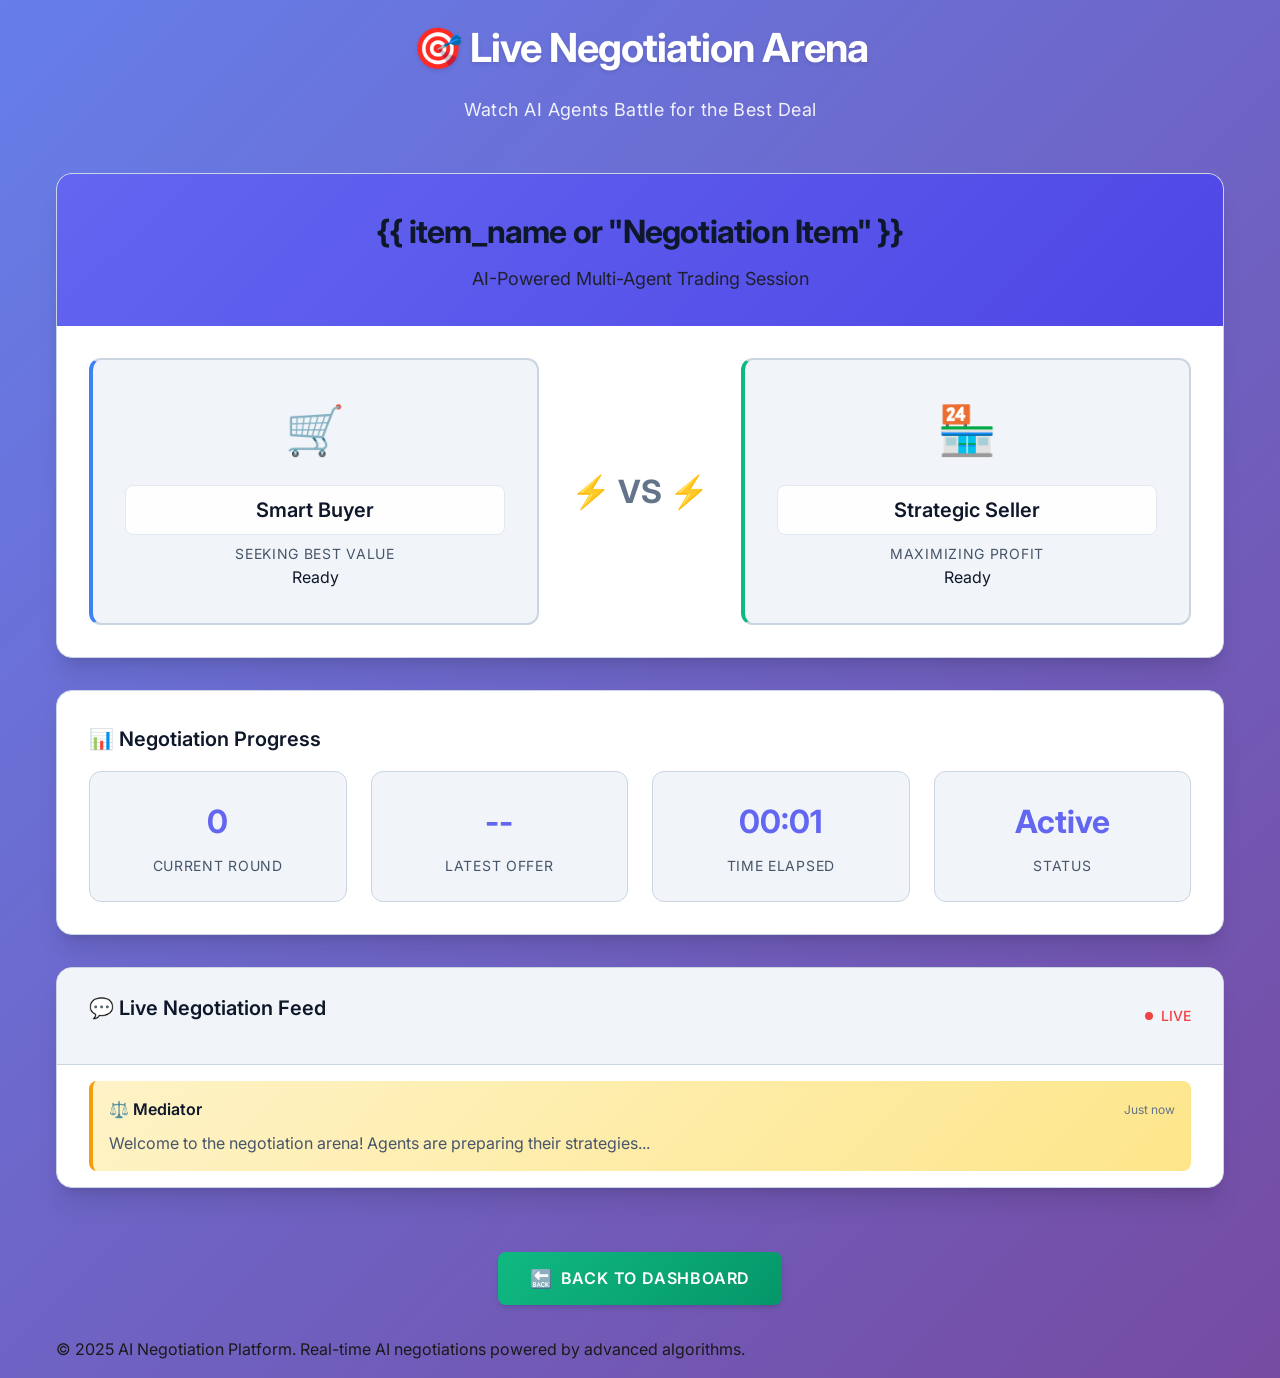
<file: templates/negotiation.html>
<!DOCTYPE html>
<html lang="en">
<head>
    <meta charset="UTF-8">
    <meta name="viewport" content="width=device-width, initial-scale=1.0">
    <title>Live Negotiation - AI Platform</title>
    <meta name="description" content="Watch AI agents negotiate in real-time">
    <link rel="stylesheet" href="/static/style.css">
    <link rel="preconnect" href="https://fonts.googleapis.com">
    <link rel="preconnect" href="https://fonts.gstatic.com" crossorigin>
    <style>
        /* Additional styles for negotiation page */
        .negotiation-arena {
            background: var(--bg-card);
            border-radius: var(--radius-xl);
            box-shadow: var(--shadow-xl);
            overflow: hidden;
            margin-bottom: 2rem;
            border: 1px solid var(--border-color);
        }
        
        .arena-header {
            background: linear-gradient(135deg, var(--primary-color) 0%, var(--primary-dark) 100%);
            color: white;
            padding: 2rem;
            text-align: center;
        }
        
        .arena-title {
            font-size: 2rem;
            font-weight: 700;
            margin-bottom: 0.5rem;
        }
        
        .arena-subtitle {
            opacity: 0.9;
            font-size: 1.125rem;
        }
        
        .agents-container {
            display: grid;
            grid-template-columns: 1fr auto 1fr;
            gap: 2rem;
            padding: 2rem;
            align-items: center;
        }
        
        .agent-card {
            background: var(--bg-secondary);
            padding: 2rem;
            border-radius: var(--radius-lg);
            text-align: center;
            border: 2px solid var(--border-color);
            transition: all 0.3s ease;
        }
        
        .agent-card.active {
            border-color: var(--primary-color);
            box-shadow: var(--shadow-md);
            transform: scale(1.02);
        }
        
        .agent-card.buyer {
            border-left: 4px solid #3b82f6;
        }
        
        .agent-card.seller {
            border-left: 4px solid var(--accent-color);
        }
        
        .agent-avatar {
            font-size: 3rem;
            margin-bottom: 1rem;
        }
        
        .agent-name {
            font-size: 1.25rem;
            font-weight: 600;
            color: var(--text-primary);
            margin-bottom: 0.5rem;
        }
        
        .agent-role {
            color: var(--text-secondary);
            font-size: 0.875rem;
            text-transform: uppercase;
            letter-spacing: 0.05em;
        }
        
        .vs-indicator {
            font-size: 2rem;
            font-weight: 700;
            color: var(--text-light);
            text-align: center;
        }
        
        .live-feed {
            background: var(--bg-card);
            border-radius: var(--radius-xl);
            box-shadow: var(--shadow-xl);
            overflow: hidden;
            margin-bottom: 2rem;
            border: 1px solid var(--border-color);
        }
        
        .feed-header {
            background: var(--bg-secondary);
            padding: 1.5rem 2rem;
            border-bottom: 1px solid var(--border-color);
            display: flex;
            justify-content: space-between;
            align-items: center;
        }
        
        .feed-title {
            font-size: 1.25rem;
            font-weight: 600;
            color: var(--text-primary);
        }
        
        .live-indicator {
            display: flex;
            align-items: center;
            gap: 0.5rem;
            color: var(--danger-color);
            font-weight: 500;
            font-size: 0.875rem;
        }
        
        .live-dot {
            width: 8px;
            height: 8px;
            background: var(--danger-color);
            border-radius: 50%;
            animation: pulse 2s infinite;
        }
        
        .messages-container {
            max-height: 500px;
            overflow-y: auto;
            padding: 1rem;
        }
        
        .negotiation-message {
            margin-bottom: 1rem;
            padding: 1rem;
            border-radius: var(--radius-md);
            animation: slideInUp 0.3s ease-out;
            position: relative;
        }
        
        .negotiation-message.buyer {
            background: linear-gradient(135deg, #dbeafe 0%, #bfdbfe 100%);
            border-left: 4px solid #3b82f6;
            margin-right: 2rem;
        }
        
        .negotiation-message.seller {
            background: linear-gradient(135deg, #dcfce7 0%, #bbf7d0 100%);
            border-left: 4px solid var(--accent-color);
            margin-left: 2rem;
        }
        
        .negotiation-message.mediator {
            background: linear-gradient(135deg, #fef3c7 0%, #fde68a 100%);
            border-left: 4px solid var(--warning-color);
            margin: 0 1rem;
        }
        
        .message-header {
            display: flex;
            justify-content: space-between;
            align-items: center;
            margin-bottom: 0.5rem;
        }
        
        .message-agent {
            font-weight: 600;
            color: var(--text-primary);
        }
        
        .message-time {
            font-size: 0.75rem;
            color: var(--text-light);
        }
        
        .message-content {
            color: var(--text-secondary);
            line-height: 1.5;
        }
        
        .message-price {
            background: rgba(255, 255, 255, 0.8);
            padding: 0.5rem 1rem;
            border-radius: var(--radius-md);
            font-family: 'Monaco', 'Menlo', monospace;
            font-weight: 700;
            color: var(--text-primary);
            display: inline-block;
            margin-top: 0.5rem;
        }
        
        .progress-section {
            background: var(--bg-card);
            border-radius: var(--radius-xl);
            box-shadow: var(--shadow-xl);
            padding: 2rem;
            margin-bottom: 2rem;
            border: 1px solid var(--border-color);
        }
        
        .progress-grid {
            display: grid;
            grid-template-columns: repeat(auto-fit, minmax(200px, 1fr));
            gap: 1.5rem;
        }
        
        .progress-item {
            text-align: center;
            padding: 1.5rem;
            background: var(--bg-secondary);
            border-radius: var(--radius-lg);
            border: 1px solid var(--border-color);
        }
        
        .progress-value {
            font-size: 2rem;
            font-weight: 700;
            color: var(--primary-color);
            margin-bottom: 0.5rem;
        }
        
        .progress-label {
            color: var(--text-secondary);
            font-size: 0.875rem;
            text-transform: uppercase;
            letter-spacing: 0.05em;
        }
        
        @media (max-width: 768px) {
            .agents-container {
                grid-template-columns: 1fr;
                gap: 1rem;
            }
            
            .vs-indicator {
                order: -1;
                font-size: 1.5rem;
            }
            
            .negotiation-message.buyer,
            .negotiation-message.seller {
                margin-left: 0;
                margin-right: 0;
            }
            
            .arena-title {
                font-size: 1.5rem;
            }
            
            .progress-grid {
                grid-template-columns: 1fr;
                gap: 1rem;
            }
        }
    </style>
</head>
<body>
    <div class="container">
        <header>
            <h1>🎯 Live Negotiation Arena</h1>
            <p class="subtitle">Watch AI Agents Battle for the Best Deal</p>
        </header>
        
        <main>
            <div class="negotiation-arena">
                <div class="arena-header">
                    <h2 class="arena-title">{{ item_name or "Negotiation Item" }}</h2>
                    <p class="arena-subtitle">AI-Powered Multi-Agent Trading Session</p>
                </div>
                
                <div class="agents-container">
                    <div class="agent-card buyer" id="buyerAgent">
                        <div class="agent-avatar">🛒</div>
                        <div class="agent-name">Smart Buyer</div>
                        <div class="agent-role">Seeking Best Value</div>
                        <div class="agent-status">Ready</div>
                    </div>
                    
                    <div class="vs-indicator">⚡ VS ⚡</div>
                    
                    <div class="agent-card seller" id="sellerAgent">
                        <div class="agent-avatar">🏪</div>
                        <div class="agent-name">Strategic Seller</div>
                        <div class="agent-role">Maximizing Profit</div>
                        <div class="agent-status">Ready</div>
                    </div>
                </div>
            </div>
            
            <div class="progress-section">
                <h3>📊 Negotiation Progress</h3>
                <div class="progress-grid">
                    <div class="progress-item">
                        <div class="progress-value" id="currentRound">0</div>
                        <div class="progress-label">Current Round</div>
                    </div>
                    <div class="progress-item">
                        <div class="progress-value" id="currentPrice">--</div>
                        <div class="progress-label">Latest Offer</div>
                    </div>
                    <div class="progress-item">
                        <div class="progress-value" id="timeElapsed">00:00</div>
                        <div class="progress-label">Time Elapsed</div>
                    </div>
                    <div class="progress-item">
                        <div class="progress-value" id="negotiationStatus">Active</div>
                        <div class="progress-label">Status</div>
                    </div>
                </div>
            </div>
            
            <div class="live-feed">
                <div class="feed-header">
                    <h3 class="feed-title">💬 Live Negotiation Feed</h3>
                    <div class="live-indicator">
                        <div class="live-dot"></div>
                        <span>LIVE</span>
                    </div>
                </div>
                
                <div class="messages-container" id="messagesContainer">
                    <div class="negotiation-message mediator">
                        <div class="message-header">
                            <span class="message-agent">⚖️ Mediator</span>
                            <span class="message-time">Just now</span>
                        </div>
                        <div class="message-content">
                            Welcome to the negotiation arena! Agents are preparing their strategies...
                        </div>
                    </div>
                    
                    <!-- Messages will be dynamically added here -->
                </div>
            </div>
            
            <div class="actions-center">
                <button onclick="history.back()" class="secondary-btn">
                    <span class="btn-icon">🔙</span>
                    <span class="btn-text">Back to Dashboard</span>
                </button>
            </div>
        </main>
        
        <footer>
            <p>&copy; 2025 AI Negotiation Platform. Real-time AI negotiations powered by advanced algorithms.</p>
        </footer>
    </div>
    
    <script>
        // Simple timer and animation for demo
        let startTime = Date.now();
        let roundCounter = 0;
        
        function updateTimer() {
            const elapsed = Math.floor((Date.now() - startTime) / 1000);
            const minutes = Math.floor(elapsed / 60);
            const seconds = elapsed % 60;
            document.getElementById('timeElapsed').textContent = 
                `${minutes.toString().padStart(2, '0')}:${seconds.toString().padStart(2, '0')}`;
        }
        
        function simulateMessage(agent, content, price = null) {
            const messagesContainer = document.getElementById('messagesContainer');
            const messageDiv = document.createElement('div');
            messageDiv.className = `negotiation-message ${agent}`;
            
            const agentIcons = {
                buyer: '🛒',
                seller: '🏪',
                mediator: '⚖️'
            };
            
            const time = new Date().toLocaleTimeString([], {hour: '2-digit', minute:'2-digit'});
            
            messageDiv.innerHTML = `
                <div class="message-header">
                    <span class="message-agent">${agentIcons[agent]} ${agent.charAt(0).toUpperCase() + agent.slice(1)}</span>
                    <span class="message-time">${time}</span>
                </div>
                <div class="message-content">${content}</div>
                ${price ? `<div class="message-price">$${price.toFixed(2)}</div>` : ''}
            `;
            
            messagesContainer.appendChild(messageDiv);
            messagesContainer.scrollTop = messagesContainer.scrollHeight;
            
            if (price) {
                document.getElementById('currentPrice').textContent = `$${price.toFixed(2)}`;
            }
        }
        
        // Start timer
        setInterval(updateTimer, 1000);
        
        // Simulate some negotiation activity for demo
        setTimeout(() => {
            document.getElementById('currentRound').textContent = ++roundCounter;
            simulateMessage('buyer', 'I\'m interested in this item. My initial offer is quite competitive.', 15000);
            
            setTimeout(() => {
                document.getElementById('currentRound').textContent = ++roundCounter;
                simulateMessage('seller', 'Thank you for your interest. However, I need a higher price to make this worthwhile.', 17500);
                
                setTimeout(() => {
                    document.getElementById('currentRound').textContent = ++roundCounter;
                    simulateMessage('buyer', 'I understand your position. Let me increase my offer slightly.', 16000);
                    
                    setTimeout(() => {
                        simulateMessage('mediator', 'Both parties are showing good faith in negotiations. Continue working toward a mutually beneficial agreement.');
                    }, 2000);
                }, 3000);
            }, 2500);
        }, 2000);
    </script>
</body>
</html>
</file>
<file: static/style.css>
/* Import modern fonts */
@import url('https://fonts.googleapis.com/css2?family=Inter:wght@300;400;500;600;700&display=swap');

/* CSS Variables for consistent theming */
:root {
    --primary-color: #6366f1;
    --primary-dark: #4f46e5;
    --secondary-color: #f8fafc;
    --accent-color: #10b981;
    --danger-color: #ef4444;
    --warning-color: #f59e0b;
    --text-primary: #0f172a;
    --text-secondary: #475569;
    --text-light: #64748b;
    --bg-primary: #ffffff;
    --bg-secondary: #f1f5f9;
    --bg-card: #ffffff;
    --border-color: #cbd5e1;
    --border-light: #e2e8f0;
    --shadow-sm: 0 1px 2px 0 rgb(0 0 0 / 0.05);
    --shadow-md: 0 4px 6px -1px rgb(0 0 0 / 0.1), 0 2px 4px -2px rgb(0 0 0 / 0.1);
    --shadow-lg: 0 10px 15px -3px rgb(0 0 0 / 0.1), 0 4px 6px -4px rgb(0 0 0 / 0.1);
    --shadow-xl: 0 20px 25px -5px rgb(0 0 0 / 0.1), 0 8px 10px -6px rgb(0 0 0 / 0.1);
    --radius-sm: 0.375rem;
    --radius-md: 0.5rem;
    --radius-lg: 0.75rem;
    --radius-xl: 1rem;
}

* {
    margin: 0;
    padding: 0;
    box-sizing: border-box;
}

body {
    font-family: 'Inter', -apple-system, BlinkMacSystemFont, 'Segoe UI', Roboto, sans-serif;
    line-height: 1.6;
    color: var(--text-primary);
    background: linear-gradient(135deg, #667eea 0%, #764ba2 100%);
    min-height: 100vh;
    padding: 1rem;
}

.container {
    max-width: 1200px;
    margin: 0 auto;
    padding: 0 1rem;
}

/* Header Styles */
h1 {
    color: white;
    font-size: 2.5rem;
    font-weight: 700;
    text-align: center;
    margin-bottom: 3rem;
    text-shadow: 0 2px 4px rgba(0, 0, 0, 0.1);
    letter-spacing: -0.025em;
}

h2 {
    color: var(--text-primary);
    font-size: 1.75rem;
    font-weight: 600;
    margin-bottom: 1.5rem;
    letter-spacing: -0.025em;
}

h3 {
    color: var(--text-primary);
    font-size: 1.25rem;
    font-weight: 600;
    margin-bottom: 1rem;
}

/* Additional styles for enhanced HTML elements */
.subtitle {
    color: rgba(255, 255, 255, 0.9);
    font-size: 1.125rem;
    font-weight: 400;
    text-align: center;
    margin-top: -2rem;
    margin-bottom: 3rem;
    letter-spacing: 0.025em;
}

.form-description {
    color: var(--text-secondary);
    font-size: 0.9375rem;
    margin-bottom: 2rem;
    text-align: center;
    line-height: 1.5;
}

.form-row {
    display: grid;
    grid-template-columns: 1fr 1fr;
    gap: 1.5rem;
}

.help-text {
    display: block;
    color: var(--text-secondary);
    font-size: 0.8125rem;
    margin-top: 0.375rem;
    line-height: 1.4;
    font-weight: 500;
}

.form-actions {
    margin-top: 2rem;
    text-align: center;
}

.primary-btn, .secondary-btn {
    display: inline-flex;
    align-items: center;
    gap: 0.5rem;
    padding: 1rem 2rem;
    border: none;
    border-radius: var(--radius-md);
    font-size: 1rem;
    font-weight: 600;
    font-family: inherit;
    cursor: pointer;
    transition: all 0.3s cubic-bezier(0.4, 0, 0.2, 1);
    text-decoration: none;
    text-transform: uppercase;
    letter-spacing: 0.05em;
    position: relative;
    overflow: hidden;
}

.primary-btn {
    background: linear-gradient(135deg, var(--primary-color) 0%, var(--primary-dark) 100%);
    color: white;
    box-shadow: var(--shadow-lg);
}

.secondary-btn {
    background: linear-gradient(135deg, var(--accent-color) 0%, #059669 100%);
    color: white;
    box-shadow: var(--shadow-md);
}

.btn-icon {
    font-size: 1.125rem;
    transition: transform 0.3s ease;
}

.primary-btn:hover .btn-icon,
.secondary-btn:hover .btn-icon {
    transform: scale(1.1);
}

.actions-center {
    text-align: center;
    padding: 2rem;
}

/* Card-based layout */
.negotiation-form {
    background: var(--bg-card);
    padding: 2rem;
    border-radius: var(--radius-xl);
    box-shadow: var(--shadow-xl);
    margin-bottom: 2rem;
    border: 2px solid var(--border-color);
    backdrop-filter: blur(10px);
}

.form-group {
    margin-bottom: 1.5rem;
}

label {
    display: block;
    margin-bottom: 0.5rem;
    font-weight: 600;
    color: var(--text-primary);
    font-size: 0.875rem;
    text-transform: uppercase;
    letter-spacing: 0.05em;
}

input {
    width: 100%;
    padding: 1rem;
    border: 2px solid var(--border-color);
    border-radius: var(--radius-md);
    font-size: 1rem;
    font-family: inherit;
    transition: all 0.2s ease;
    background: var(--bg-primary);
    color: var(--text-primary);
    font-weight: 500;
}

input:focus {
    outline: none;
    border-color: var(--primary-color);
    box-shadow: 0 0 0 3px rgba(99, 102, 241, 0.1);
    transform: translateY(-1px);
}

input::placeholder {
    color: var(--text-light);
    font-weight: 400;
}

/* Button Styles */
button {
    background: linear-gradient(135deg, var(--primary-color) 0%, var(--primary-dark) 100%);
    color: white;
    border: none;
    padding: 0.875rem 2rem;
    border-radius: var(--radius-md);
    cursor: pointer;
    font-size: 1rem;
    font-weight: 500;
    font-family: inherit;
    transition: all 0.3s cubic-bezier(0.4, 0, 0.2, 1);
    position: relative;
    overflow: hidden;
    text-transform: uppercase;
    letter-spacing: 0.05em;
    box-shadow: var(--shadow-md);
}

button:hover {
    transform: translateY(-2px);
    box-shadow: var(--shadow-lg);
}

button:active {
    transform: translateY(0);
}

button:disabled {
    background: var(--text-light);
    cursor: not-allowed;
    transform: none;
    box-shadow: var(--shadow-sm);
}

/* Loading Animation Styles */
.loading-overlay {
    position: fixed;
    top: 0;
    left: 0;
    width: 100%;
    height: 100%;
    background: rgba(255, 255, 255, 0.95);
    backdrop-filter: blur(10px);
    display: flex;
    flex-direction: column;
    justify-content: center;
    align-items: center;
    z-index: 1000;
    opacity: 0;
    visibility: hidden;
    transition: all 0.3s ease;
}

.loading-overlay.active {
    opacity: 1;
    visibility: visible;
}

.loading-spinner {
    width: 60px;
    height: 60px;
    border: 4px solid var(--border-color);
    border-top: 4px solid var(--primary-color);
    border-radius: 50%;
    animation: spin 1s linear infinite;
    margin-bottom: 1rem;
}

.loading-text {
    font-size: 1.125rem;
    font-weight: 500;
    color: var(--text-primary);
    margin-bottom: 0.5rem;
    text-align: center;
}

.loading-steps {
    display: flex;
    flex-direction: column;
    align-items: center;
    gap: 0.5rem;
    margin-top: 1rem;
}

.loading-step {
    display: flex;
    align-items: center;
    gap: 0.75rem;
    padding: 0.5rem 1rem;
    background: var(--bg-secondary);
    border-radius: var(--radius-md);
    font-size: 0.875rem;
    color: var(--text-secondary);
    opacity: 0.5;
    transition: all 0.3s ease;
}

.loading-step.active {
    opacity: 1;
    background: var(--primary-color);
    color: white;
    transform: scale(1.05);
}

.loading-step.completed {
    opacity: 0.8;
    background: var(--accent-color);
    color: white;
}

.step-icon {
    width: 16px;
    height: 16px;
    border-radius: 50%;
    background: currentColor;
    position: relative;
}

.step-icon::after {
    content: '';
    position: absolute;
    top: 50%;
    left: 50%;
    transform: translate(-50%, -50%);
    width: 8px;
    height: 8px;
    background: white;
    border-radius: 50%;
    opacity: 0;
    transition: opacity 0.3s ease;
}

.loading-step.active .step-icon::after,
.loading-step.completed .step-icon::after {
    opacity: 1;
}

@keyframes spin {
    0% { transform: rotate(0deg); }
    100% { transform: rotate(360deg); }
}

/* Pulse animation for loading states */
@keyframes pulse {
    0%, 100% { opacity: 1; }
    50% { opacity: 0.6; }
}

.pulse {
    animation: pulse 2s infinite;
}

/* Progress bar animation */
.progress-bar {
    width: 300px;
    height: 4px;
    background: var(--border-color);
    border-radius: 2px;
    overflow: hidden;
    margin-top: 1rem;
}

.progress-fill {
    height: 100%;
    background: linear-gradient(90deg, var(--primary-color), var(--accent-color));
    border-radius: 2px;
    width: 0%;
    transition: width 0.5s ease;
    animation: shimmer 2s infinite;
}

@keyframes shimmer {
    0% { background-position: -200px 0; }
    100% { background-position: 200px 0; }
}

.hidden {
    display: none;
}

/* Results Section */
#negotiationResults {
    background: var(--bg-card);
    border-radius: var(--radius-xl);
    box-shadow: var(--shadow-xl);
    overflow: hidden;
    margin-bottom: 2rem;
    border: 1px solid var(--border-color);
    animation: slideUp 0.5s ease-out;
}

@keyframes slideUp {
    from {
        opacity: 0;
        transform: translateY(30px);
    }
    to {
        opacity: 1;
        transform: translateY(0);
    }
}

/* Message Log */
.message-log {
    margin: 1.5rem 0;
    border: 1px solid var(--border-color);
    padding: 1.5rem;
    border-radius: var(--radius-lg);
    max-height: 500px;
    overflow-y: auto;
    background: var(--bg-secondary);
}

.message {
    margin-bottom: 1rem;
    padding: 1rem;
    border-radius: var(--radius-md);
    box-shadow: var(--shadow-sm);
    animation: fadeInUp 0.3s ease-out;
}

@keyframes fadeInUp {
    from {
        opacity: 0;
        transform: translateY(20px);
    }
    to {
        opacity: 1;
        transform: translateY(0);
    }
}

.message.buyer {
    background: linear-gradient(135deg, #dbeafe 0%, #bfdbfe 100%);
    border-left: 4px solid #3b82f6;
    color: #1e40af;
    border: 1px solid #93c5fd;
}

.message.seller {
    background: linear-gradient(135deg, #dcfce7 0%, #bbf7d0 100%);
    border-left: 4px solid var(--accent-color);
    color: #065f46;
    border: 1px solid #86efac;
}

.message.mediator {
    background: linear-gradient(135deg, #fef3c7 0%, #fde68a 100%);
    border-left: 4px solid var(--warning-color);
    color: #92400e;
    border: 1px solid #fcd34d;
}

.price {
    font-weight: 700;
    color: var(--text-primary);
    margin-top: 0.5rem;
    font-family: 'Monaco', 'Menlo', monospace;
    background: rgba(255, 255, 255, 0.95);
    padding: 0.5rem 0.75rem;
    border-radius: var(--radius-sm);
    display: inline-block;
    border: 1px solid var(--border-color);
    box-shadow: var(--shadow-sm);
}

/* Enhanced table styles */
.table-container {
    overflow-x: auto;
    border-radius: var(--radius-lg);
    background: var(--bg-card);
}

.price-cell {
    font-family: 'Monaco', 'Menlo', monospace;
    font-weight: 700;
    padding: 0.5rem 0.75rem;
    border-radius: var(--radius-sm);
    background: var(--bg-secondary);
    color: var(--text-primary);
    border: 1px solid var(--border-color);
}

.price-cell.success {
    background: rgba(16, 185, 129, 0.15);
    color: #065f46;
    border: 1px solid rgba(16, 185, 129, 0.3);
    font-weight: 700;
}

.status-badge {
    display: inline-flex;
    align-items: center;
    gap: 0.5rem;
    padding: 0.75rem 1.25rem;
    border-radius: var(--radius-md);
    font-size: 0.875rem;
    font-weight: 700;
    text-transform: uppercase;
    letter-spacing: 0.05em;
    box-shadow: var(--shadow-sm);
}

.status-badge.success {
    background: #dcfce7;
    color: #065f46;
    border: 2px solid #059669;
}

.status-badge.failed {
    background: #fee2e2;
    color: #991b1b;
    border: 2px solid #dc2626;
}

.efficiency-metric {
    background: #ffffff;
    border: 2px solid var(--primary-color);
    border-radius: var(--radius-lg);
    padding: 1.5rem;
    margin: 1rem 0;
    box-shadow: var(--shadow-md);
}

.efficiency-metric h3 {
    color: #1a1a1a;
    font-size: 1.25rem;
    font-weight: 700;
    margin-bottom: 1rem;
    padding-bottom: 0.5rem;
    border-bottom: 2px solid var(--border-light);
}

.efficiency-value {
    font-size: 2rem;
    font-weight: 700;
    color: var(--primary-color);
    text-align: center;
    margin: 1rem 0;
    font-family: 'Monaco', 'Menlo', monospace;
}

.fair-value-index,
.complexity-score {
    background: #f8fafc;
    border: 1px solid var(--border-color);
    border-radius: var(--radius-md);
    padding: 1rem;
    margin-top: 1rem;
}

.fair-value-index h4,
.complexity-score h4 {
    color: #1a1a1a;
    font-size: 1.125rem;
    font-weight: 600;
    margin-bottom: 0.5rem;
}

.score-value {
    font-size: 1.25rem;
    font-weight: 700;
    color: var(--primary-color);
    display: block;
    margin-top: 0.5rem;
    text-align: center;
    background: #ffffff;
    padding: 0.75rem;
    border-radius: var(--radius-md);
    border: 1px solid var(--border-color);
    box-shadow: var(--shadow-sm);
}

/* Table Styles */
.history {
    background: var(--bg-card);
    border-radius: var(--radius-xl);
    box-shadow: var(--shadow-xl);
    overflow: hidden;
    border: 1px solid var(--border-color);
}

.history h2 {
    background: linear-gradient(135deg, var(--secondary-color) 0%, #e2e8f0 100%);
    margin: 0;
    padding: 1.5rem 2rem;
    border-bottom: 1px solid var(--border-color);
    color: var(--text-primary);
}

table {
    width: 100%;
    border-collapse: collapse;
    font-size: 0.875rem;
}

th, td {
    padding: 1rem 1.5rem;
    text-align: left;
    border-bottom: 1px solid var(--border-color);
}

th {
    background: linear-gradient(135deg, var(--primary-color) 0%, var(--primary-dark) 100%);
    font-weight: 700;
    color: white;
    text-transform: uppercase;
    letter-spacing: 0.05em;
    font-size: 0.75rem;
}

tr:hover {
    background: var(--bg-secondary);
    transition: background-color 0.2s ease;
}

tr:last-child td {
    border-bottom: none;
}

/* Status Banner Styles */
.status-banner {
    padding: 2rem;
    border-radius: var(--radius-lg);
    margin: 2rem;
    text-align: center;
    position: relative;
    overflow: hidden;
}

.status-banner::before {
    content: '';
    position: absolute;
    top: 0;
    left: -100%;
    width: 100%;
    height: 100%;
    background: linear-gradient(90deg, transparent, rgba(255, 255, 255, 0.2), transparent);
    animation: shimmer 2s infinite;
}

.status-banner.success {
    background: linear-gradient(135deg, #d1fae5 0%, #a7f3d0 100%);
    border: 1px solid #86efac;
    color: #065f46;
}

.status-banner.failed {
    background: linear-gradient(135deg, #fee2e2 0%, #fecaca 100%);
    border: 1px solid #fca5a5;
    color: #991b1b;
}

.status-banner h3 {
    margin-bottom: 0.5rem;
    font-size: 1.5rem;
    font-weight: 700;
}

/* Section Styles */
.summary-section, .analysis-section {
    background: var(--bg-secondary);
    padding: 2rem;
    margin: 2rem;
    border-radius: var(--radius-lg);
    border: 1px solid var(--border-color);
}

.rounds-section {
    margin: 2rem auto;
    max-width: 900px;
    background: rgba(255, 255, 255, 0.95);
    padding: 2rem;
    border-radius: var(--radius-xl);
    box-shadow: var(--shadow-xl);
    border: 1px solid var(--border-color);
}

.rounds-container {
    display: flex;
    flex-direction: column;
    gap: 1.5rem;
}

/* Progress indicator */
.round-progress {
    display: flex;
    align-items: center;
    justify-content: center;
    margin-bottom: 2rem;
    padding: 1rem;
    background: var(--bg-secondary);
    border-radius: var(--radius-lg);
    border: 1px solid var(--border-light);
}

.round-progress-step {
    display: flex;
    align-items: center;
    gap: 0.5rem;
    color: var(--text-primary);
    font-weight: 600;
}

.round-progress-step::after {
    content: '→';
    margin-left: 0.5rem;
    color: var(--text-secondary);
}

.round-progress-step:last-child::after {
    display: none;
}

.round-item {
    background: #ffffff;
    border: 1px solid var(--border-color);
    border-radius: var(--radius-lg);
    margin-bottom: 1rem;
    padding: 1.5rem;
    box-shadow: var(--shadow-md);
    transition: all 0.3s ease;
    animation: fadeInUp 0.3s ease-out;
}

.round-item:hover {
    transform: translateY(-2px);
    box-shadow: var(--shadow-md);
}

.round-item.buyer {
    border-left: 4px solid #3b82f6;
    background: linear-gradient(135deg, #ffffff 0%, #f0f9ff 100%);
    border: 1px solid #3b82f6;
}

.round-item.seller {
    border-left: 4px solid var(--accent-color);
    background: linear-gradient(135deg, #ffffff 0%, #f0fdf4 100%);
    border: 1px solid var(--accent-color);
}

.round-item.mediator {
    border-left: 4px solid var(--warning-color);
    background: linear-gradient(135deg, #ffffff 0%, #fff7ed 100%);
    border: 1px solid var(--warning-color);
}

.round-header {
    display: flex;
    justify-content: space-between;
    align-items: center;
    margin-bottom: 1.25rem;
    padding-bottom: 0.75rem;
    border-bottom: 1px solid var(--border-light);
}

.round-number {
    background: var(--primary-color);
    color: white;
    padding: 0.5rem 1.25rem;
    border-radius: var(--radius-md);
    font-size: 1rem;
    font-weight: 700;
    text-transform: uppercase;
    letter-spacing: 0.05em;
    box-shadow: var(--shadow-md);
}

.agent-name {
    text-transform: capitalize;
    color: #1a1a1a;
    font-weight: 700;
    font-size: 1.125rem;
    background: rgba(255, 255, 255, 0.9);
    padding: 0.5rem 1rem;
    border-radius: var(--radius-md);
    border: 1px solid var(--border-light);
}

/* Negotiation Timeline Title */
.negotiation-timeline {
    background: var(--bg-card);
    border-radius: var(--radius-xl);
    padding: 2rem;
    margin-bottom: 2rem;
    box-shadow: var(--shadow-xl);
}

.negotiation-timeline h2 {
    color: #1a1a1a;
    font-size: 1.75rem;
    font-weight: 700;
    margin-bottom: 1.5rem;
    padding-bottom: 1rem;
    border-bottom: 2px solid var(--primary-color);
    text-align: left;
    background: transparent;
}

/* Negotiation Timeline and Analysis Sections */
.negotiation-timeline, 
.past-negotiations,
.analysis-section {
    background: #ffffff;
    border-radius: var(--radius-xl);
    padding: 2rem;
    margin-bottom: 2rem;
    box-shadow: var(--shadow-xl);
    border: 1px solid var(--border-color);
}

.negotiation-timeline h2,
.past-negotiations h2,
.analysis-section h2 {
    color: #1a1a1a;
    font-size: 1.75rem;
    font-weight: 700;
    margin-bottom: 1.5rem;
    padding-bottom: 1rem;
    border-bottom: 2px solid var(--primary-color);
    text-align: left;
    background: transparent;
}

/* Analysis Metrics */
.analysis-metric {
    background: #f8fafc;
    border: 1px solid var(--border-color);
    border-radius: var(--radius-lg);
    padding: 1.25rem;
    margin-bottom: 1rem;
}

.metric-label {
    font-size: 1.125rem;
    font-weight: 600;
    color: #1a1a1a;
    margin-bottom: 0.5rem;
    display: block;
}

.metric-value {
    font-size: 1.5rem;
    font-weight: 700;
    color: var(--primary-color);
    font-family: 'Monaco', 'Menlo', monospace;
}

/* Success Messages and Headings */
.success-message {
    background: #dcfce7;
    color: #065f46;
    padding: 1.5rem;
    border-radius: var(--radius-lg);
    border: 2px solid #059669;
    text-align: center;
    font-size: 1.5rem;
    font-weight: 700;
    margin: 2rem 0;
    box-shadow: var(--shadow-lg);
}

.section-heading {
    color: #1a1a1a;
    font-size: 1.75rem;
    font-weight: 700;
    margin: 2rem 0 1.5rem 0;
    padding-bottom: 1rem;
    border-bottom: 3px solid var(--primary-color);
    text-shadow: none;
}

.subsection-heading {
    color: #1a1a1a;
    font-size: 1.25rem;
    font-weight: 600;
    margin: 1.5rem 0 1rem 0;
    padding-left: 1rem;
    border-left: 4px solid var(--primary-color);
}

/* Make all text content more visible */
p, li, td, th, label, .help-text {
    color: #1a1a1a;
}

/* Ensure content on white backgrounds is clearly visible */
.white-bg-content {
    color: #1a1a1a;
    background: #f8fafc;
    padding: 1rem;
    border-radius: var(--radius-md);
    border: 1px solid var(--border-color);
    margin: 0.5rem 0;
}

/* Add subtle background to improve text visibility */
.text-content {
    background: rgba(255, 255, 255, 0.95);
    padding: 1rem;
    border-radius: var(--radius-md);
    border: 1px solid var(--border-light);
    margin: 0.5rem 0;
    box-shadow: var(--shadow-sm);
}
</file>
